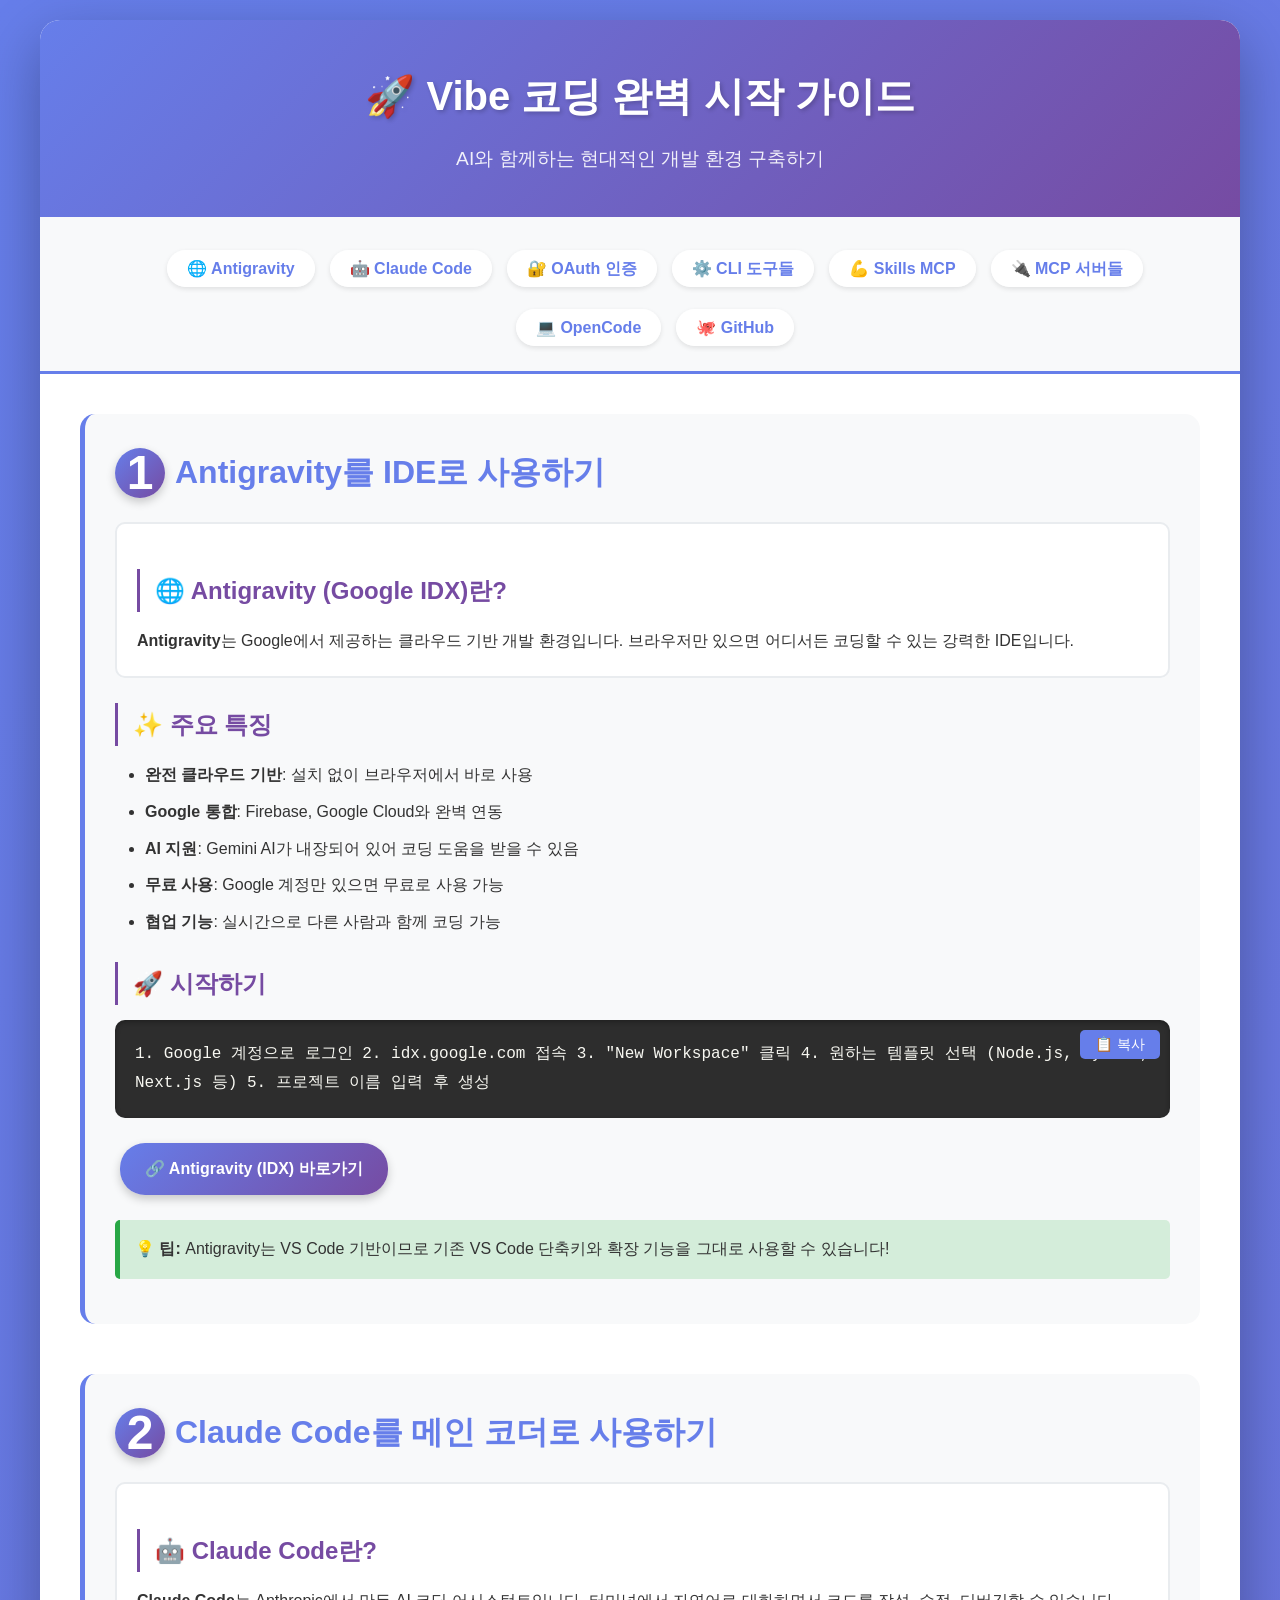
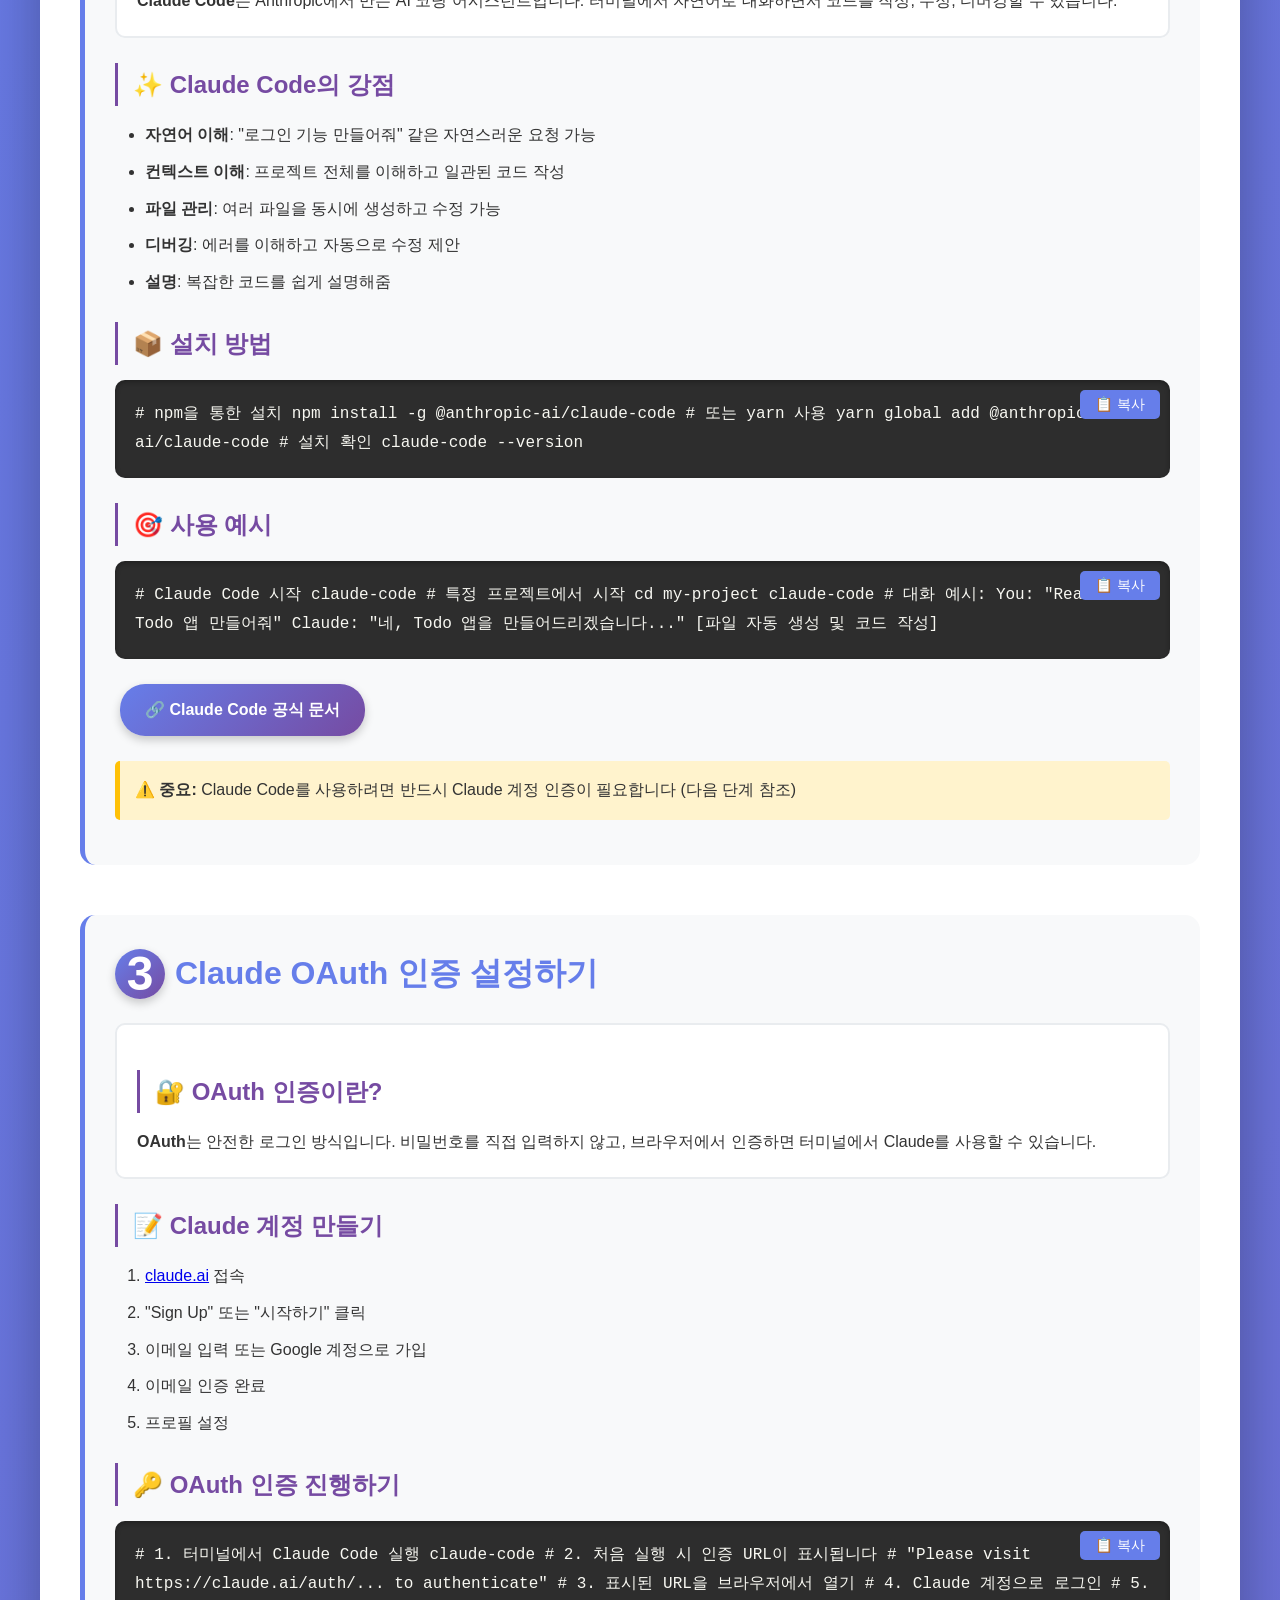
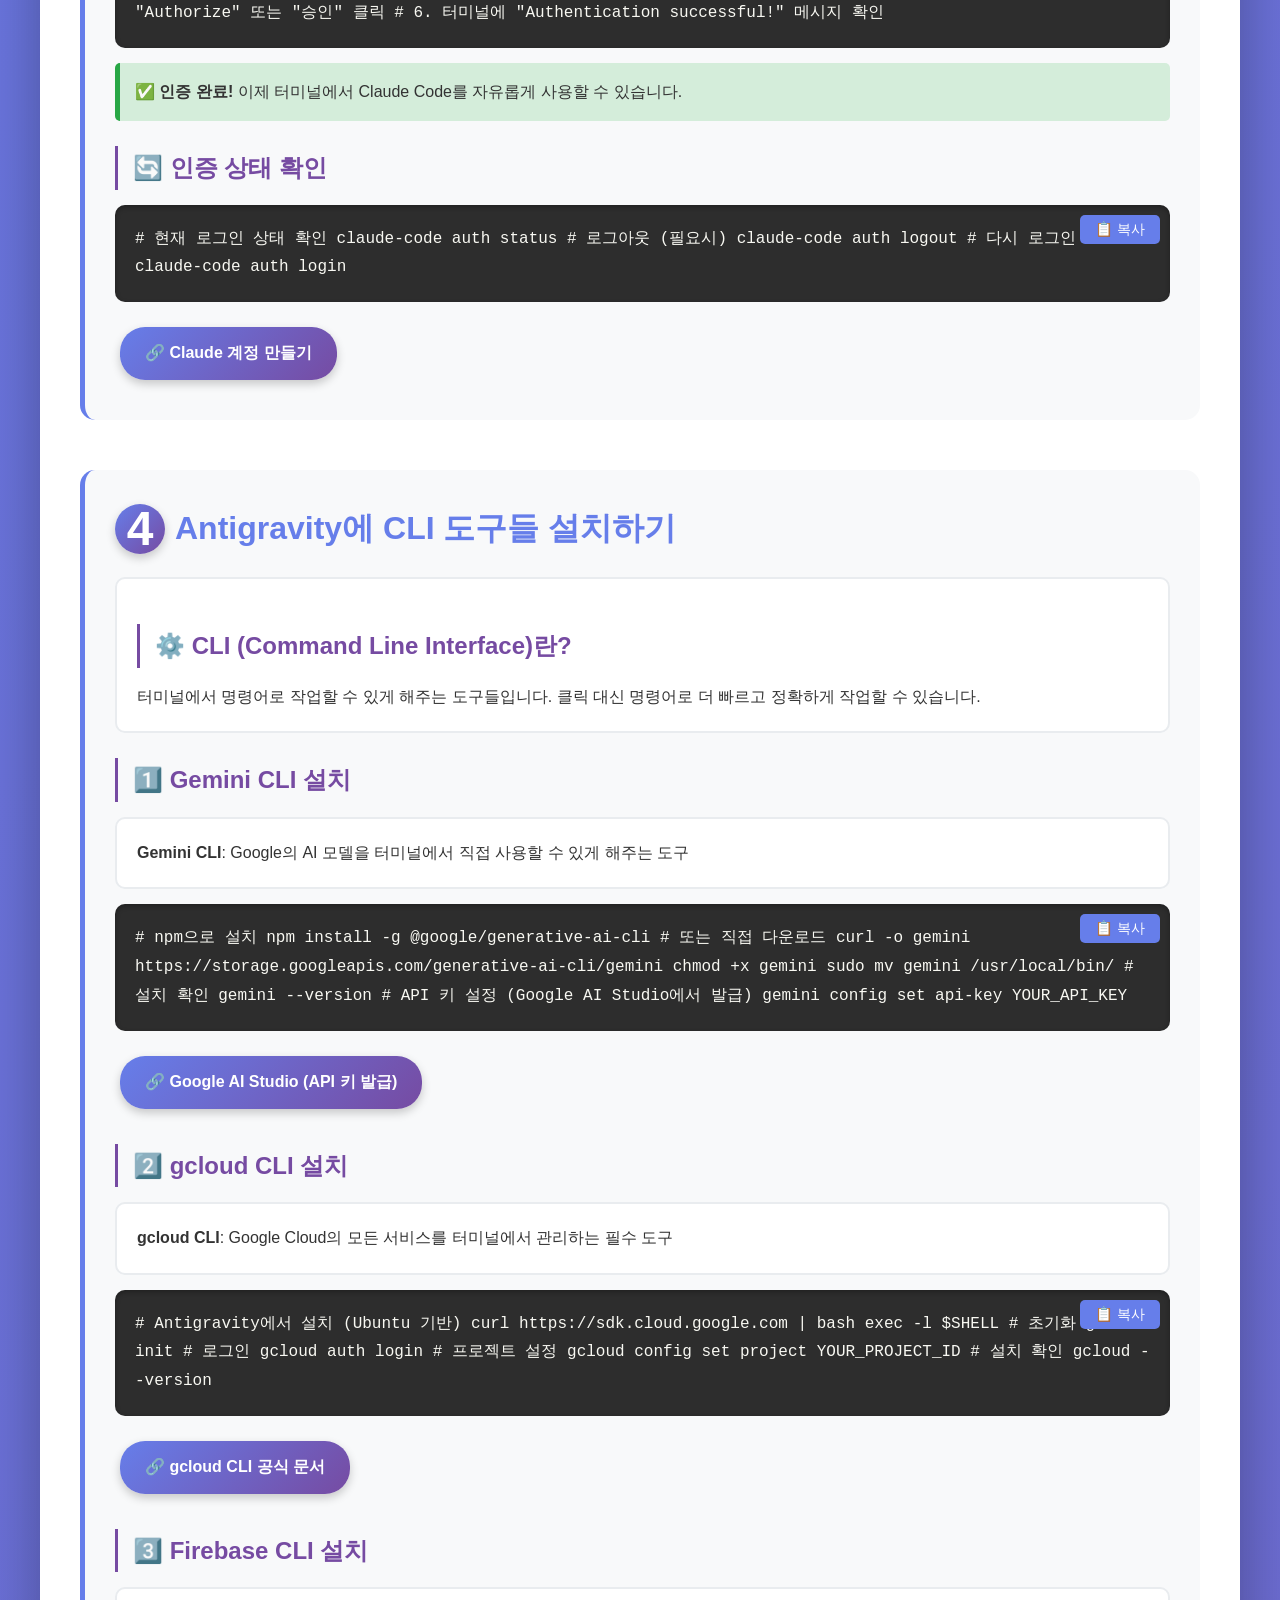
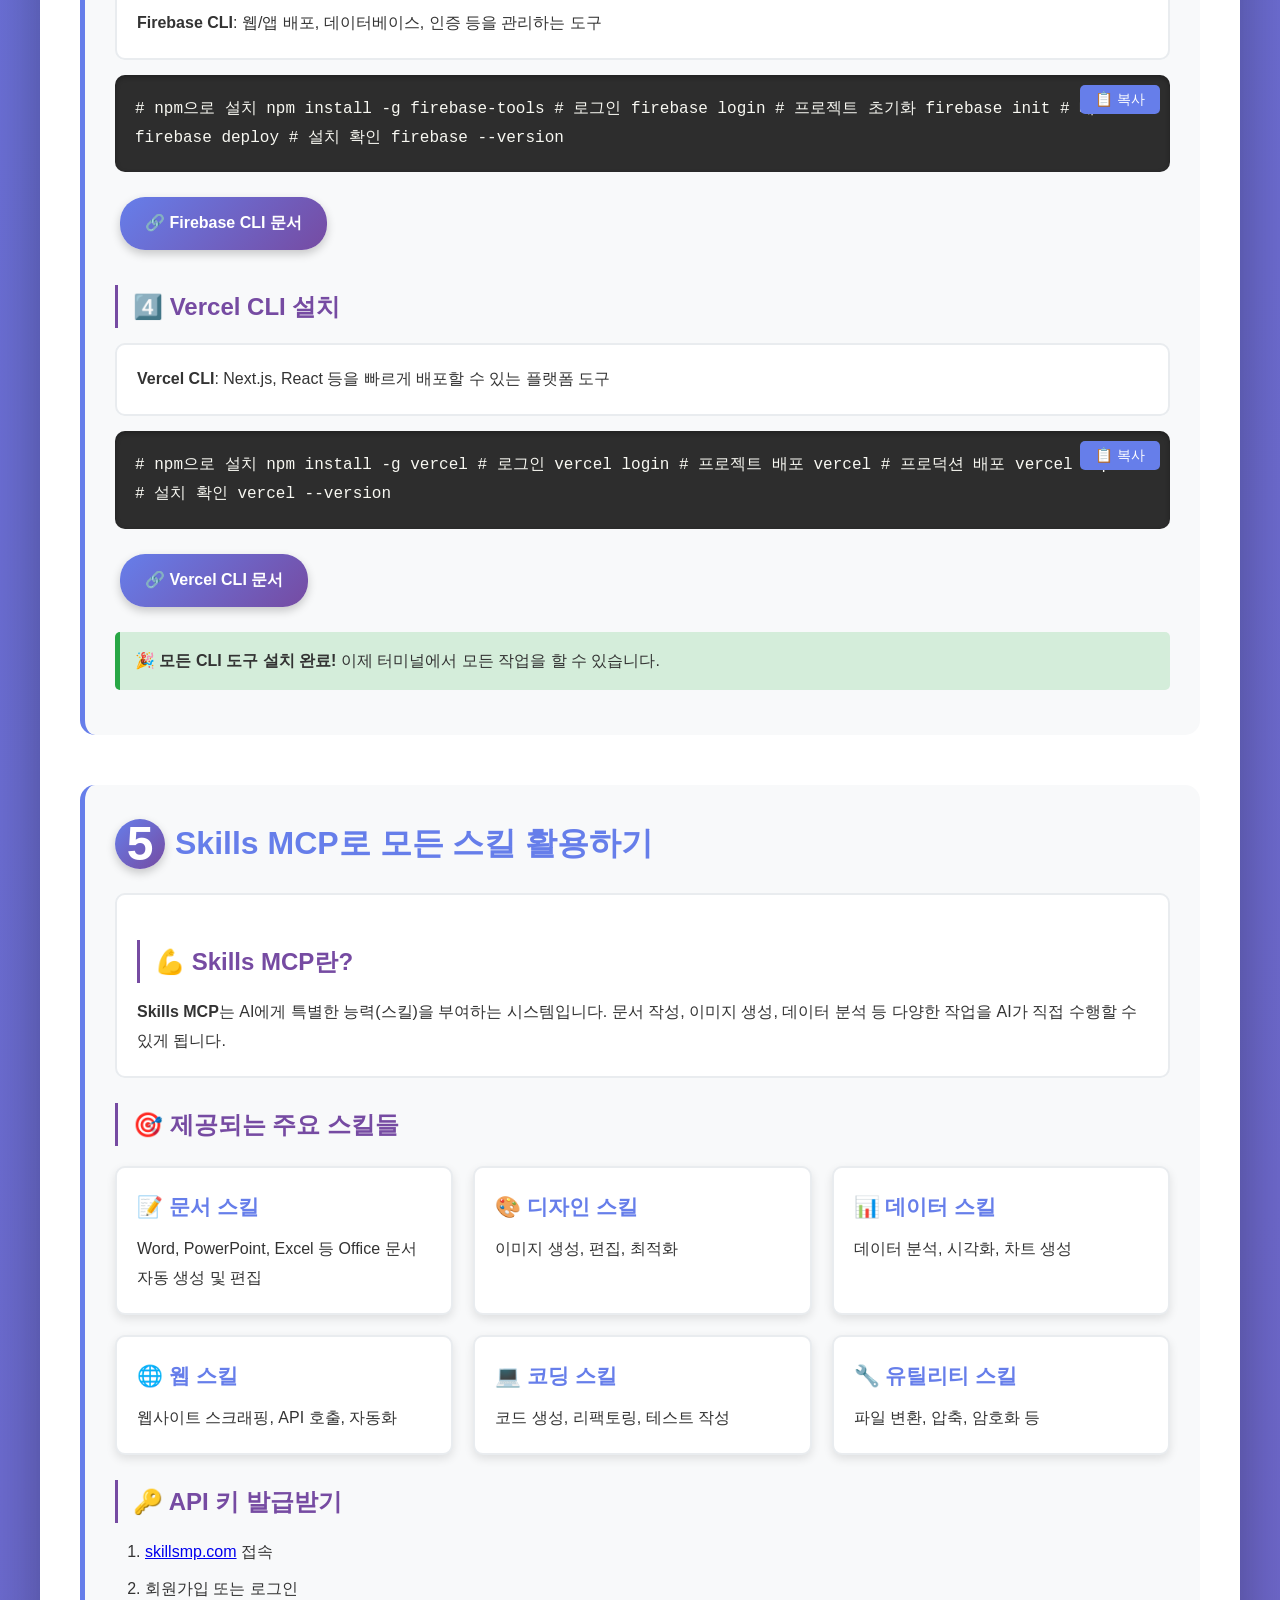
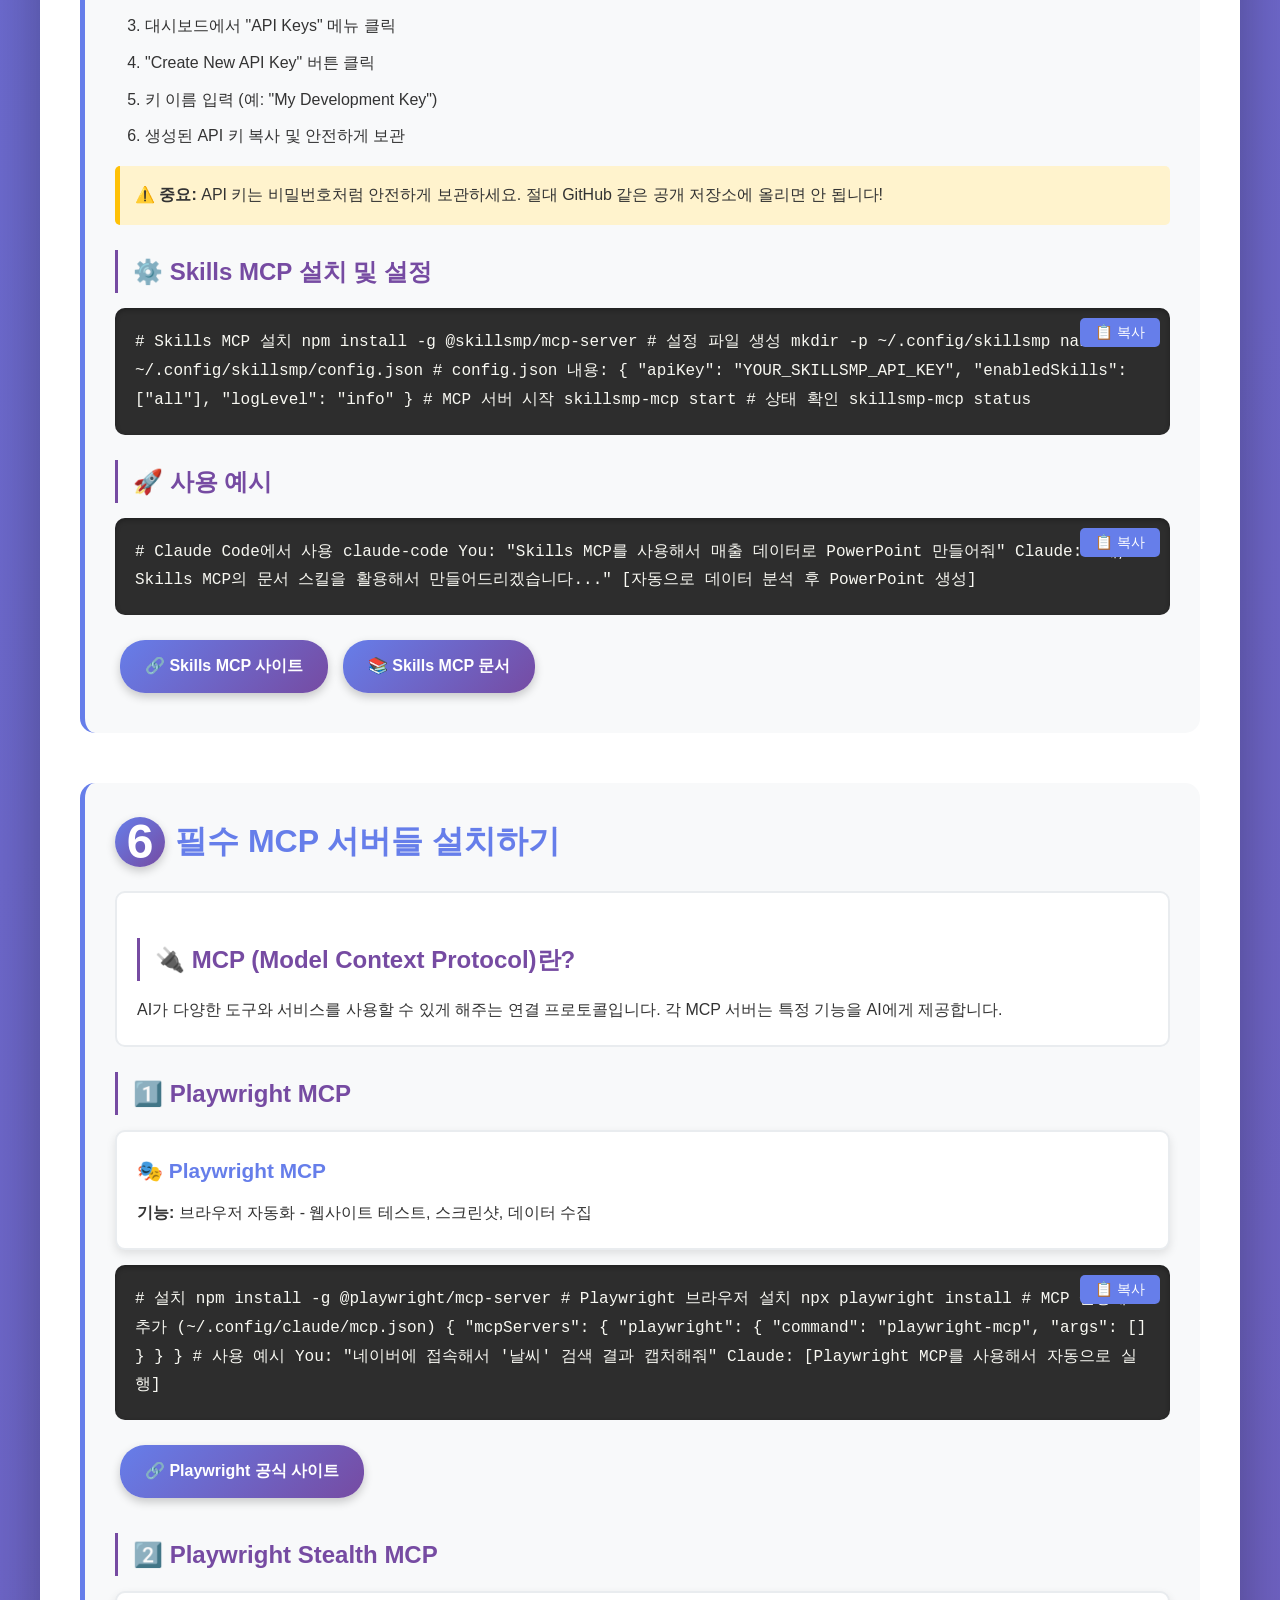
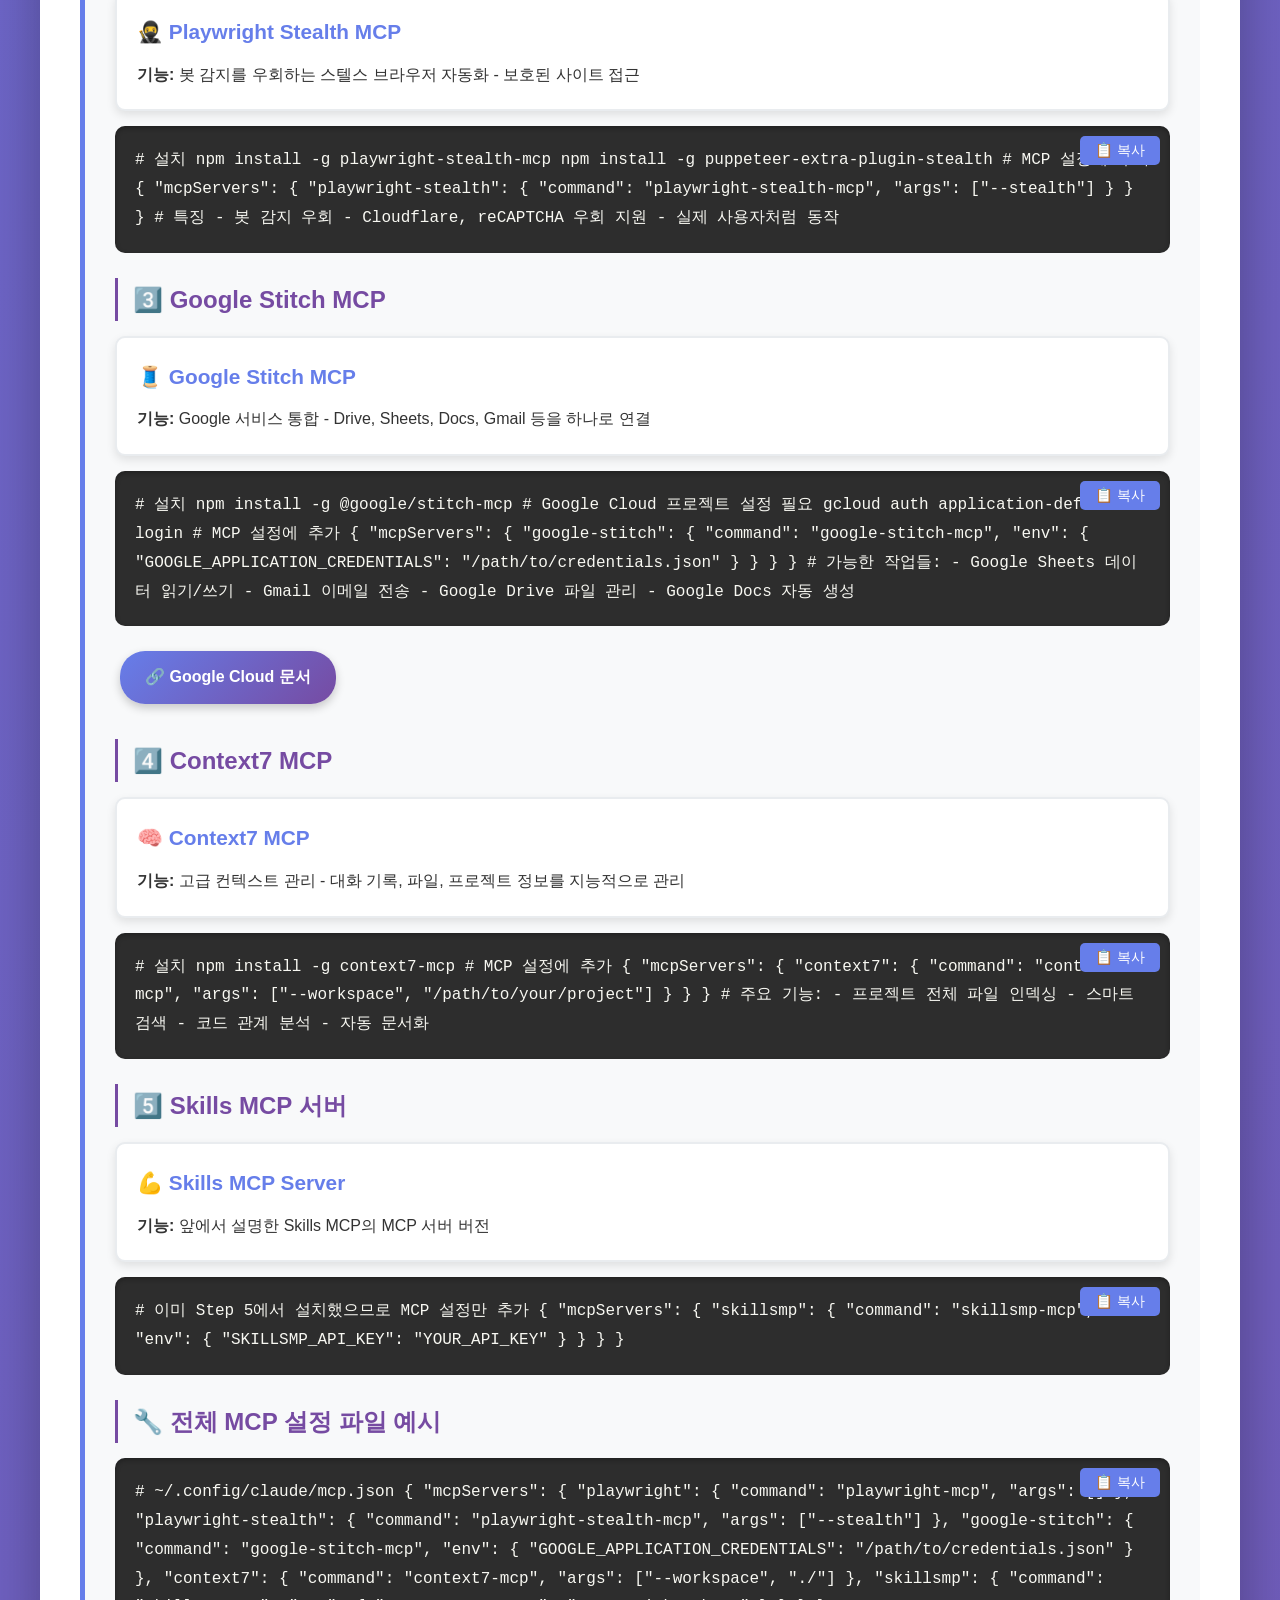
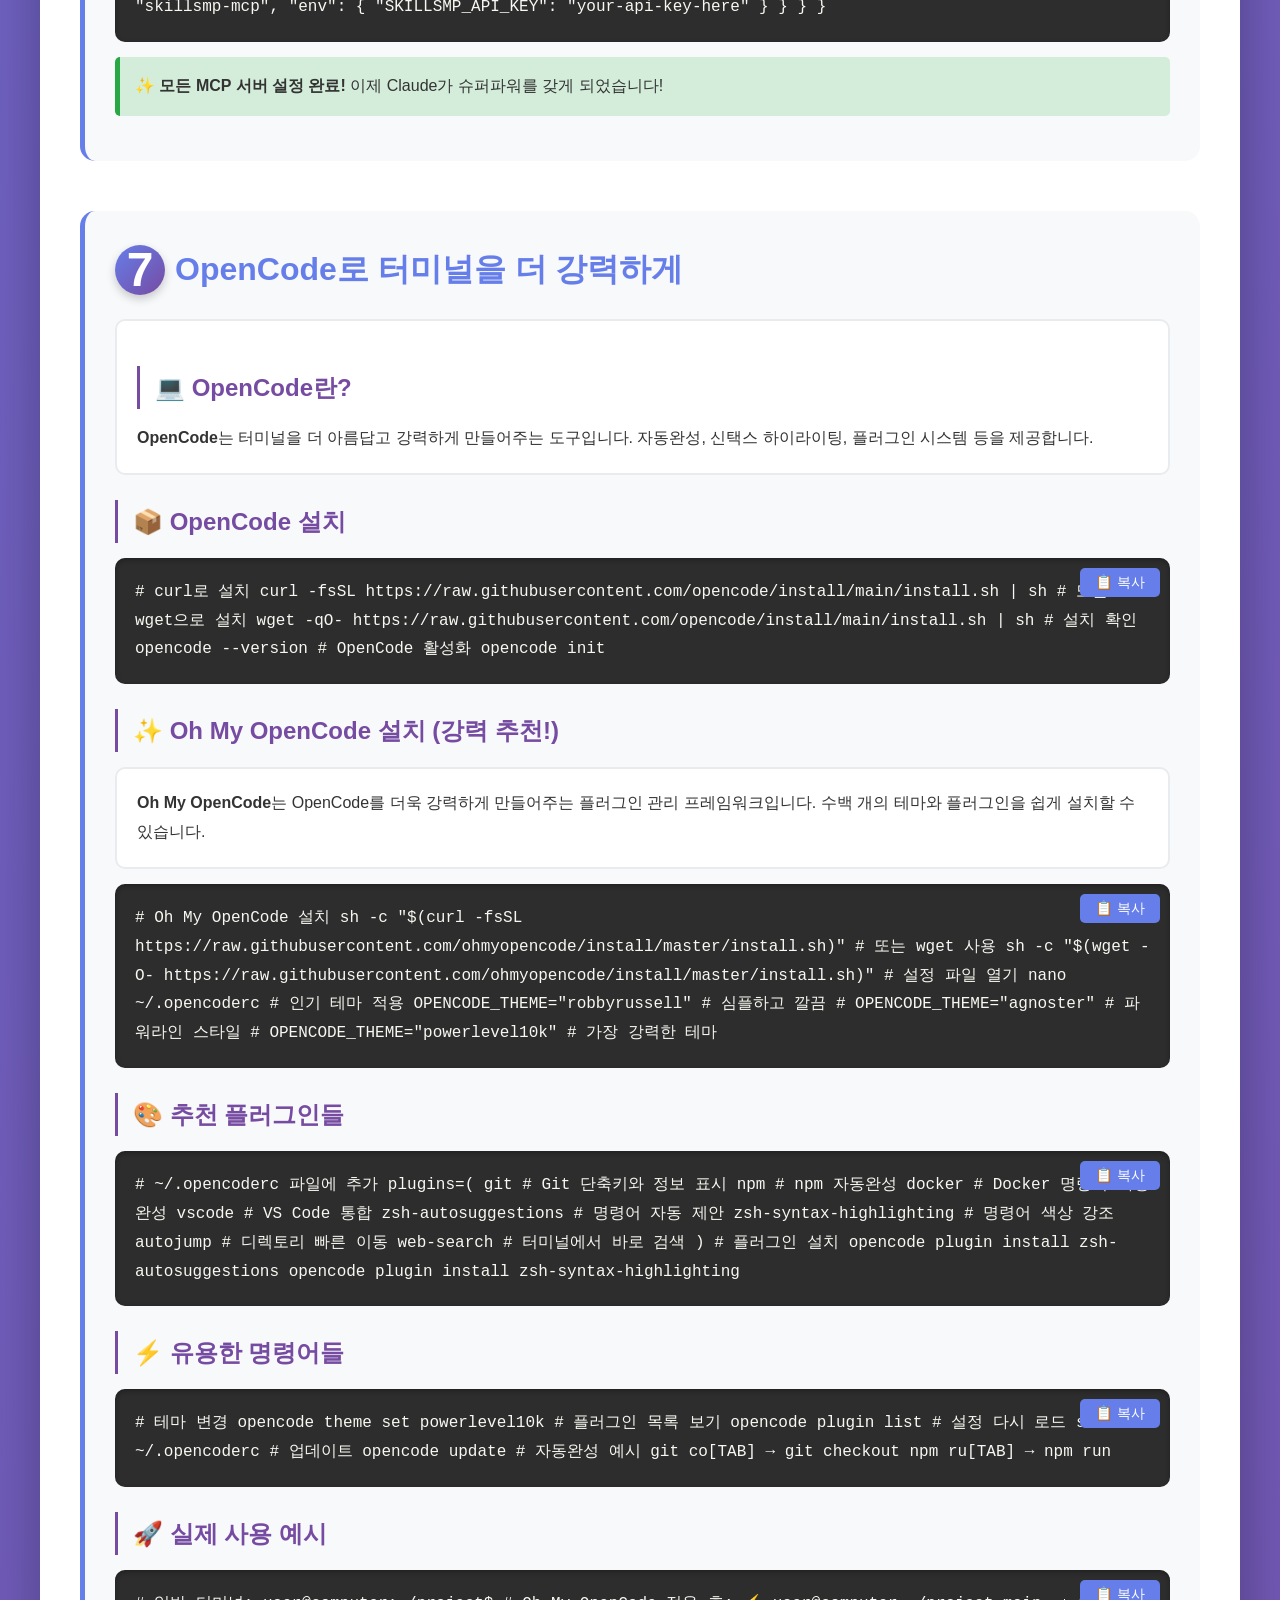
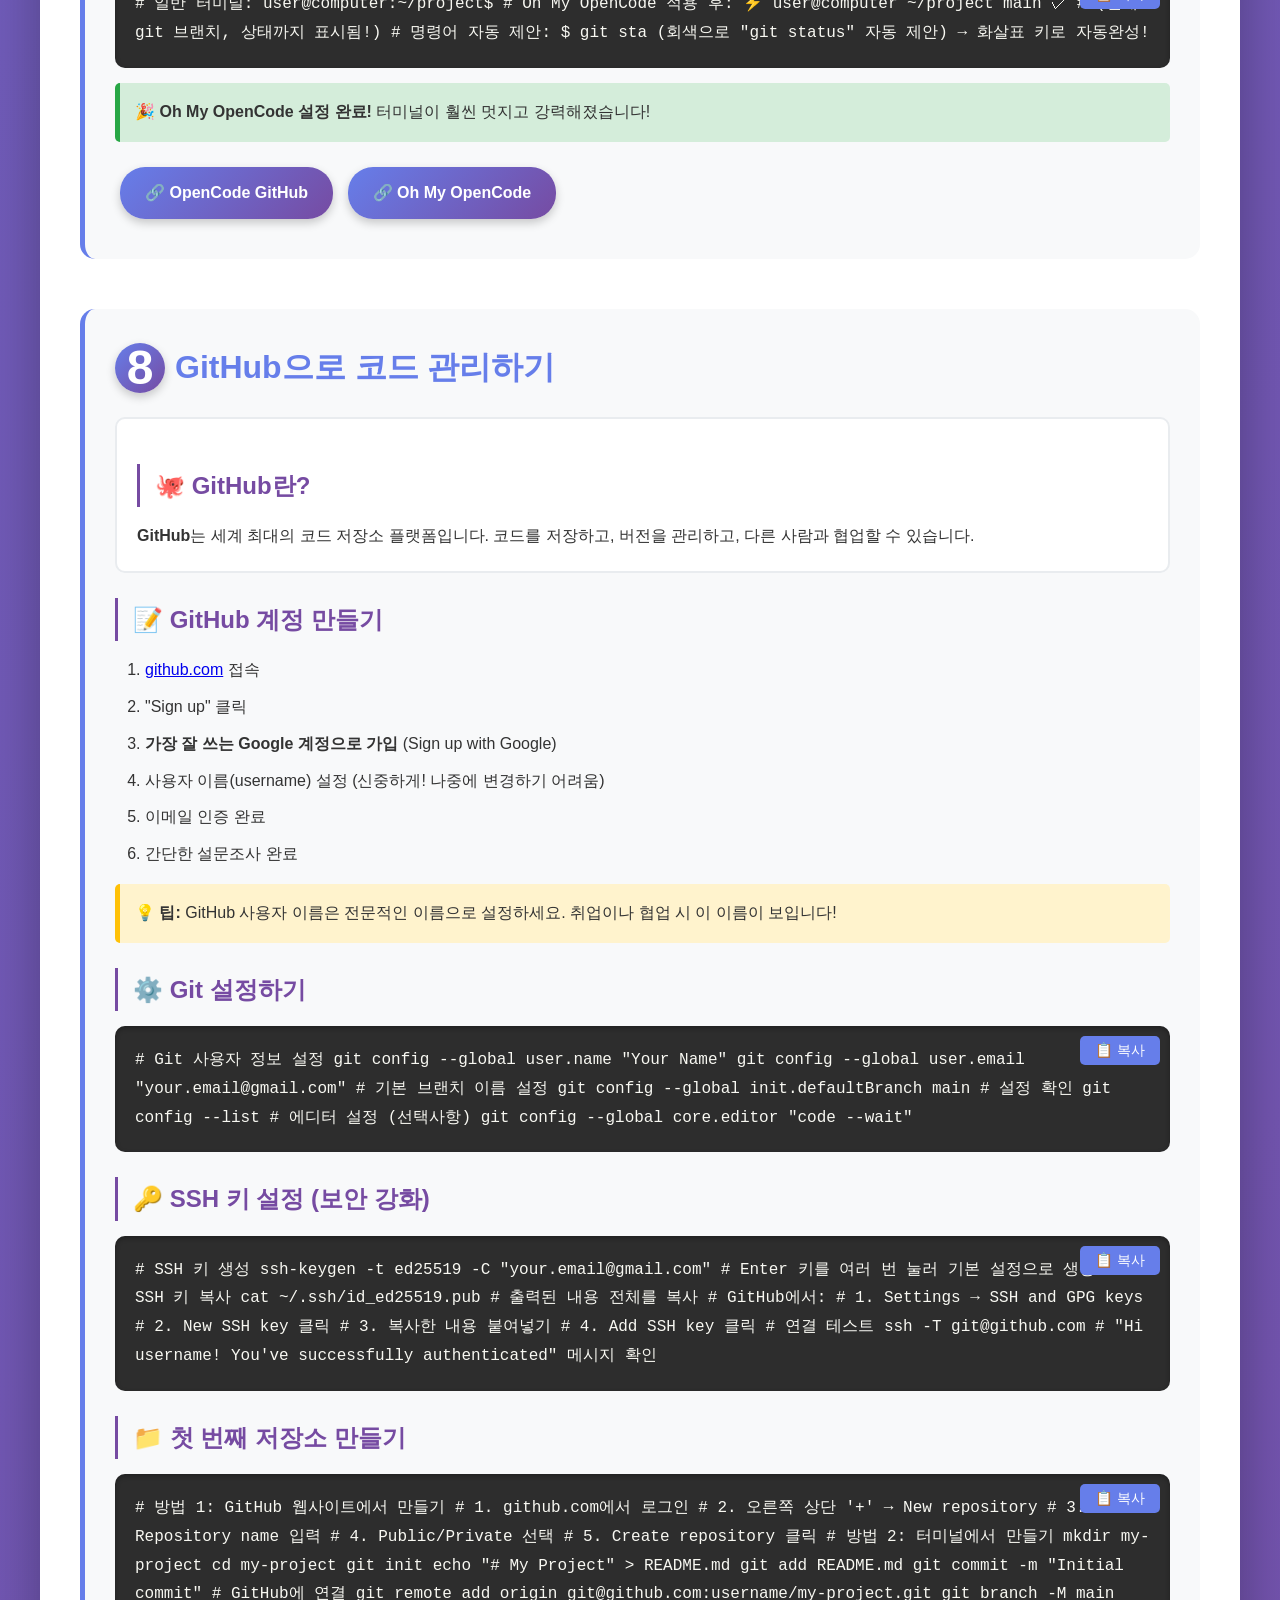
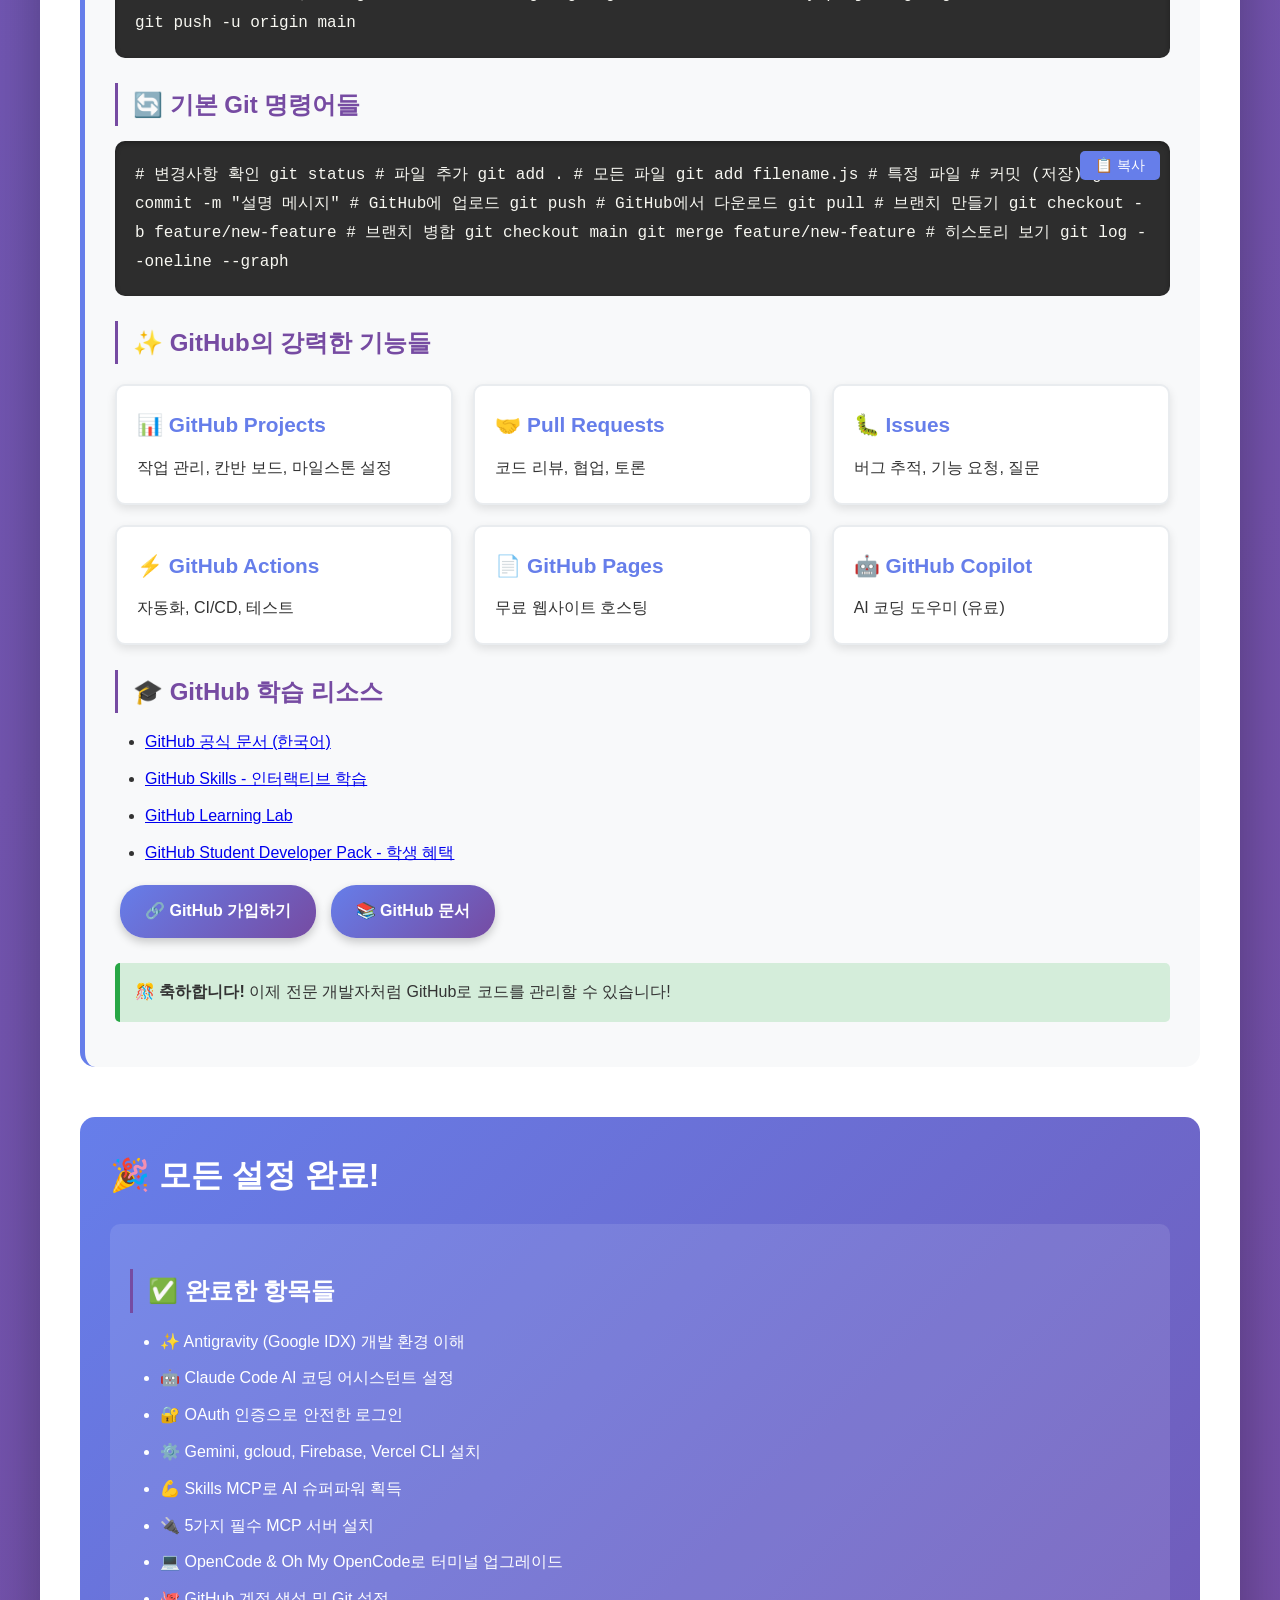
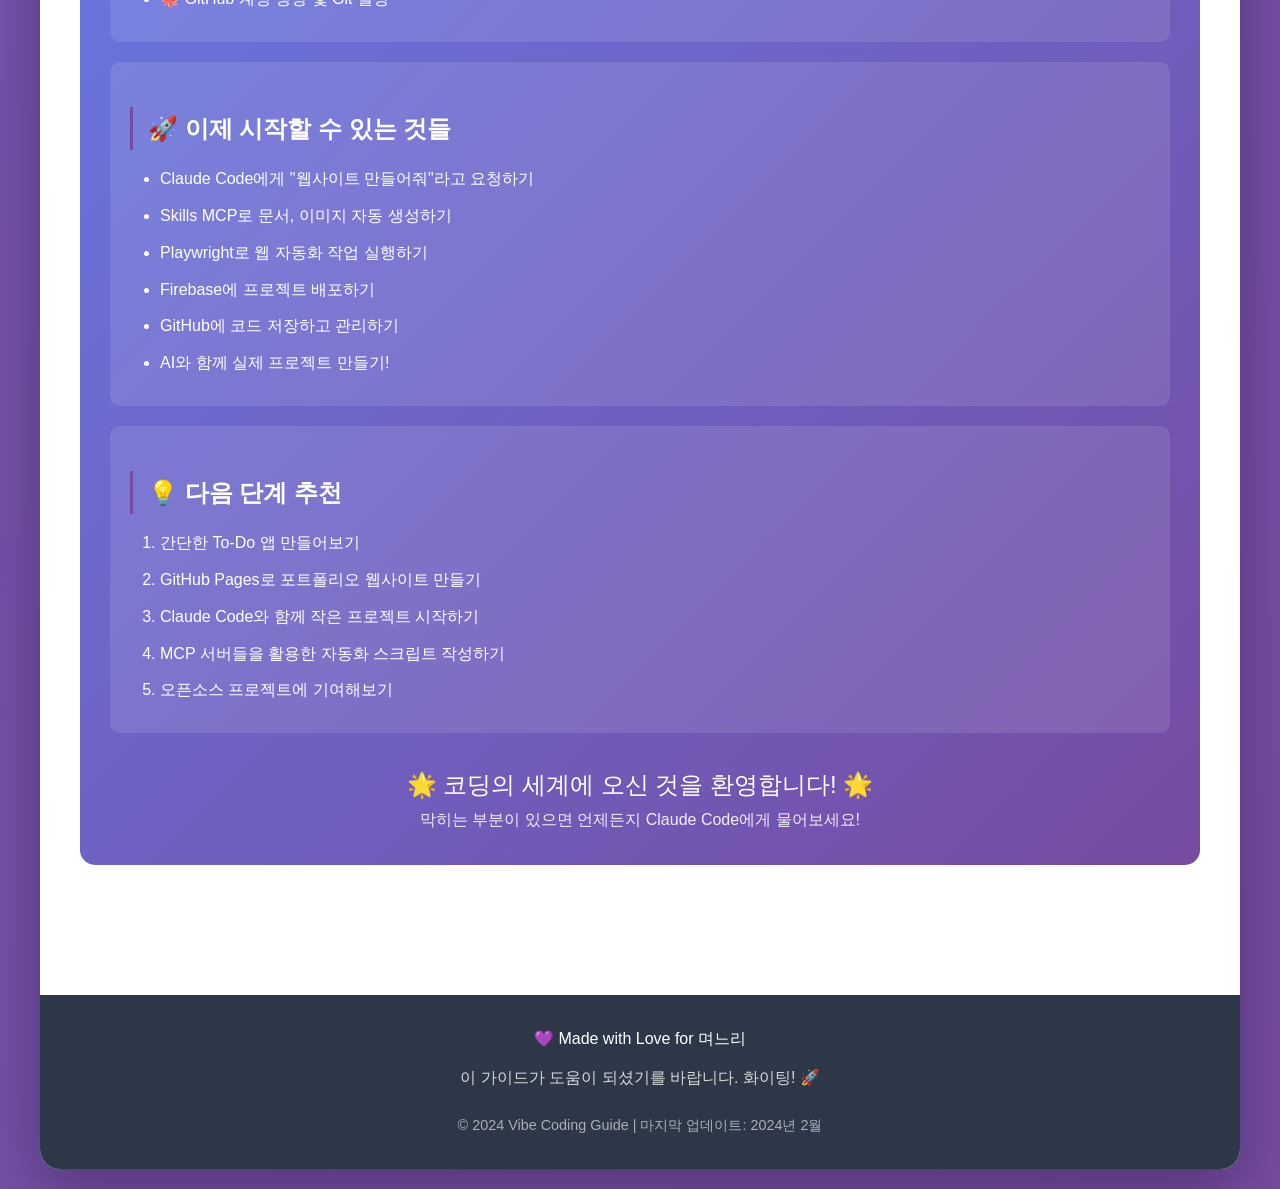
<file: vibe-coding-guide.html>
<!DOCTYPE html>
<html lang="ko">
<head>
    <meta charset="UTF-8">
    <meta name="viewport" content="width=device-width, initial-scale=1.0">
    <title>🚀 Vibe 코딩 완벽 시작 가이드</title>
    <style>
        * {
            margin: 0;
            padding: 0;
            box-sizing: border-box;
        }
        
        body {
            font-family: 'Segoe UI', 'Malgun Gothic', sans-serif;
            line-height: 1.8;
            background: linear-gradient(135deg, #667eea 0%, #764ba2 100%);
            color: #333;
            padding: 20px;
        }
        
        .container {
            max-width: 1200px;
            margin: 0 auto;
            background: white;
            border-radius: 20px;
            box-shadow: 0 20px 60px rgba(0,0,0,0.3);
            overflow: hidden;
        }
        
        header {
            background: linear-gradient(135deg, #667eea 0%, #764ba2 100%);
            color: white;
            padding: 40px;
            text-align: center;
        }
        
        header h1 {
            font-size: 2.5em;
            margin-bottom: 10px;
            text-shadow: 2px 2px 4px rgba(0,0,0,0.2);
        }
        
        header p {
            font-size: 1.2em;
            opacity: 0.9;
        }
        
        nav {
            background: #f8f9fa;
            padding: 20px;
            border-bottom: 3px solid #667eea;
            position: sticky;
            top: 0;
            z-index: 100;
        }
        
        nav ul {
            list-style: none;
            display: flex;
            flex-wrap: wrap;
            justify-content: center;
            gap: 15px;
        }
        
        nav a {
            text-decoration: none;
            color: #667eea;
            padding: 10px 20px;
            background: white;
            border-radius: 25px;
            transition: all 0.3s;
            font-weight: 600;
            box-shadow: 0 2px 5px rgba(0,0,0,0.1);
        }
        
        nav a:hover {
            background: #667eea;
            color: white;
            transform: translateY(-2px);
            box-shadow: 0 4px 8px rgba(0,0,0,0.2);
        }
        
        main {
            padding: 40px;
        }
        
        section {
            margin-bottom: 50px;
            padding: 30px;
            background: #f8f9fa;
            border-radius: 15px;
            border-left: 5px solid #667eea;
        }
        
        section h2 {
            color: #667eea;
            font-size: 2em;
            margin-bottom: 20px;
            display: flex;
            align-items: center;
            gap: 10px;
        }
        
        section h3 {
            color: #764ba2;
            font-size: 1.5em;
            margin: 25px 0 15px 0;
            padding-left: 15px;
            border-left: 3px solid #764ba2;
        }
        
        .step-number {
            display: inline-flex;
            align-items: center;
            justify-content: center;
            width: 50px;
            height: 50px;
            background: linear-gradient(135deg, #667eea 0%, #764ba2 100%);
            color: white;
            border-radius: 50%;
            font-weight: bold;
            font-size: 1.5em;
            box-shadow: 0 4px 10px rgba(0,0,0,0.2);
        }
        
        .info-box {
            background: white;
            padding: 20px;
            border-radius: 10px;
            margin: 15px 0;
            border: 2px solid #e9ecef;
        }
        
        .warning-box {
            background: #fff3cd;
            border-left: 5px solid #ffc107;
            padding: 15px;
            margin: 15px 0;
            border-radius: 5px;
        }
        
        .success-box {
            background: #d4edda;
            border-left: 5px solid #28a745;
            padding: 15px;
            margin: 15px 0;
            border-radius: 5px;
        }
        
        .code-block {
            background: #2d2d2d;
            color: #f8f8f2;
            padding: 20px;
            border-radius: 10px;
            overflow-x: auto;
            margin: 15px 0;
            font-family: 'Courier New', monospace;
            box-shadow: inset 0 2px 5px rgba(0,0,0,0.3);
        }
        
        .link-button {
            display: inline-block;
            padding: 12px 25px;
            background: linear-gradient(135deg, #667eea 0%, #764ba2 100%);
            color: white;
            text-decoration: none;
            border-radius: 25px;
            transition: all 0.3s;
            margin: 10px 5px;
            font-weight: 600;
            box-shadow: 0 4px 10px rgba(0,0,0,0.2);
        }
        
        .link-button:hover {
            transform: translateY(-3px);
            box-shadow: 0 6px 15px rgba(0,0,0,0.3);
        }
        
        .mcp-grid {
            display: grid;
            grid-template-columns: repeat(auto-fit, minmax(250px, 1fr));
            gap: 20px;
            margin: 20px 0;
        }
        
        .mcp-card {
            background: white;
            padding: 20px;
            border-radius: 10px;
            box-shadow: 0 4px 10px rgba(0,0,0,0.1);
            transition: all 0.3s;
            border: 2px solid #e9ecef;
        }
        
        .mcp-card:hover {
            transform: translateY(-5px);
            box-shadow: 0 8px 20px rgba(0,0,0,0.2);
            border-color: #667eea;
        }
        
        .mcp-card h4 {
            color: #667eea;
            margin-bottom: 10px;
            font-size: 1.3em;
        }
        
        ul, ol {
            margin-left: 30px;
            margin-top: 10px;
        }
        
        li {
            margin: 8px 0;
        }
        
        footer {
            background: #2d3748;
            color: white;
            text-align: center;
            padding: 30px;
            margin-top: 40px;
        }
        
        .emoji {
            font-size: 1.2em;
        }
        
        @media (max-width: 768px) {
            header h1 {
                font-size: 1.8em;
            }
            
            nav ul {
                flex-direction: column;
            }
            
            main {
                padding: 20px;
            }
            
            section {
                padding: 20px;
            }
        }
    </style>
</head>
<body>
    <div class="container">
        <header>
            <h1>🚀 Vibe 코딩 완벽 시작 가이드</h1>
            <p>AI와 함께하는 현대적인 개발 환경 구축하기</p>
        </header>
        
        <nav>
            <ul>
                <li><a href="#step1">🌐 Antigravity</a></li>
                <li><a href="#step2">🤖 Claude Code</a></li>
                <li><a href="#step3">🔐 OAuth 인증</a></li>
                <li><a href="#step4">⚙️ CLI 도구들</a></li>
                <li><a href="#step5">💪 Skills MCP</a></li>
                <li><a href="#step6">🔌 MCP 서버들</a></li>
                <li><a href="#step7">💻 OpenCode</a></li>
                <li><a href="#step8">🐙 GitHub</a></li>
            </ul>
        </nav>
        
        <main>
            <!-- Step 1: Antigravity -->
            <section id="step1">
                <h2><span class="step-number">1</span> Antigravity를 IDE로 사용하기</h2>
                
                <div class="info-box">
                    <h3>🌐 Antigravity (Google IDX)란?</h3>
                    <p><strong>Antigravity</strong>는 Google에서 제공하는 클라우드 기반 개발 환경입니다. 브라우저만 있으면 어디서든 코딩할 수 있는 강력한 IDE입니다.</p>
                </div>
                
                <h3>✨ 주요 특징</h3>
                <ul>
                    <li><strong>완전 클라우드 기반</strong>: 설치 없이 브라우저에서 바로 사용</li>
                    <li><strong>Google 통합</strong>: Firebase, Google Cloud와 완벽 연동</li>
                    <li><strong>AI 지원</strong>: Gemini AI가 내장되어 있어 코딩 도움을 받을 수 있음</li>
                    <li><strong>무료 사용</strong>: Google 계정만 있으면 무료로 사용 가능</li>
                    <li><strong>협업 기능</strong>: 실시간으로 다른 사람과 함께 코딩 가능</li>
                </ul>
                
                <h3>🚀 시작하기</h3>
                <div class="code-block">
1. Google 계정으로 로그인
2. idx.google.com 접속
3. "New Workspace" 클릭
4. 원하는 템플릿 선택 (Node.js, Python, Next.js 등)
5. 프로젝트 이름 입력 후 생성
                </div>
                
                <a href="https://idx.google.com" class="link-button" target="_blank">🔗 Antigravity (IDX) 바로가기</a>
                
                <div class="success-box">
                    <strong>💡 팁:</strong> Antigravity는 VS Code 기반이므로 기존 VS Code 단축키와 확장 기능을 그대로 사용할 수 있습니다!
                </div>
            </section>
            
            <!-- Step 2: Claude Code -->
            <section id="step2">
                <h2><span class="step-number">2</span> Claude Code를 메인 코더로 사용하기</h2>
                
                <div class="info-box">
                    <h3>🤖 Claude Code란?</h3>
                    <p><strong>Claude Code</strong>는 Anthropic에서 만든 AI 코딩 어시스턴트입니다. 터미널에서 자연어로 대화하면서 코드를 작성, 수정, 디버깅할 수 있습니다.</p>
                </div>
                
                <h3>✨ Claude Code의 강점</h3>
                <ul>
                    <li><strong>자연어 이해</strong>: "로그인 기능 만들어줘" 같은 자연스러운 요청 가능</li>
                    <li><strong>컨텍스트 이해</strong>: 프로젝트 전체를 이해하고 일관된 코드 작성</li>
                    <li><strong>파일 관리</strong>: 여러 파일을 동시에 생성하고 수정 가능</li>
                    <li><strong>디버깅</strong>: 에러를 이해하고 자동으로 수정 제안</li>
                    <li><strong>설명</strong>: 복잡한 코드를 쉽게 설명해줌</li>
                </ul>
                
                <h3>📦 설치 방법</h3>
                <div class="code-block">
# npm을 통한 설치
npm install -g @anthropic-ai/claude-code

# 또는 yarn 사용
yarn global add @anthropic-ai/claude-code

# 설치 확인
claude-code --version
                </div>
                
                <h3>🎯 사용 예시</h3>
                <div class="code-block">
# Claude Code 시작
claude-code

# 특정 프로젝트에서 시작
cd my-project
claude-code

# 대화 예시:
You: "React로 Todo 앱 만들어줘"
Claude: "네, Todo 앱을 만들어드리겠습니다..."
[파일 자동 생성 및 코드 작성]
                </div>
                
                <a href="https://docs.anthropic.com/en/docs/build-with-claude/claude-code" class="link-button" target="_blank">🔗 Claude Code 공식 문서</a>
                
                <div class="warning-box">
                    <strong>⚠️ 중요:</strong> Claude Code를 사용하려면 반드시 Claude 계정 인증이 필요합니다 (다음 단계 참조)
                </div>
            </section>
            
            <!-- Step 3: OAuth 인증 -->
            <section id="step3">
                <h2><span class="step-number">3</span> Claude OAuth 인증 설정하기</h2>
                
                <div class="info-box">
                    <h3>🔐 OAuth 인증이란?</h3>
                    <p><strong>OAuth</strong>는 안전한 로그인 방식입니다. 비밀번호를 직접 입력하지 않고, 브라우저에서 인증하면 터미널에서 Claude를 사용할 수 있습니다.</p>
                </div>
                
                <h3>📝 Claude 계정 만들기</h3>
                <ol>
                    <li><a href="https://claude.ai" target="_blank">claude.ai</a> 접속</li>
                    <li>"Sign Up" 또는 "시작하기" 클릭</li>
                    <li>이메일 입력 또는 Google 계정으로 가입</li>
                    <li>이메일 인증 완료</li>
                    <li>프로필 설정</li>
                </ol>
                
                <h3>🔑 OAuth 인증 진행하기</h3>
                <div class="code-block">
# 1. 터미널에서 Claude Code 실행
claude-code

# 2. 처음 실행 시 인증 URL이 표시됩니다
# "Please visit https://claude.ai/auth/... to authenticate"

# 3. 표시된 URL을 브라우저에서 열기

# 4. Claude 계정으로 로그인

# 5. "Authorize" 또는 "승인" 클릭

# 6. 터미널에 "Authentication successful!" 메시지 확인
                </div>
                
                <div class="success-box">
                    <strong>✅ 인증 완료!</strong> 이제 터미널에서 Claude Code를 자유롭게 사용할 수 있습니다.
                </div>
                
                <h3>🔄 인증 상태 확인</h3>
                <div class="code-block">
# 현재 로그인 상태 확인
claude-code auth status

# 로그아웃 (필요시)
claude-code auth logout

# 다시 로그인
claude-code auth login
                </div>
                
                <a href="https://claude.ai" class="link-button" target="_blank">🔗 Claude 계정 만들기</a>
            </section>
            
            <!-- Step 4: CLI 도구들 설치 -->
            <section id="step4">
                <h2><span class="step-number">4</span> Antigravity에 CLI 도구들 설치하기</h2>
                
                <div class="info-box">
                    <h3>⚙️ CLI (Command Line Interface)란?</h3>
                    <p>터미널에서 명령어로 작업할 수 있게 해주는 도구들입니다. 클릭 대신 명령어로 더 빠르고 정확하게 작업할 수 있습니다.</p>
                </div>
                
                <h3>1️⃣ Gemini CLI 설치</h3>
                <div class="info-box">
                    <p><strong>Gemini CLI</strong>: Google의 AI 모델을 터미널에서 직접 사용할 수 있게 해주는 도구</p>
                </div>
                <div class="code-block">
# npm으로 설치
npm install -g @google/generative-ai-cli

# 또는 직접 다운로드
curl -o gemini https://storage.googleapis.com/generative-ai-cli/gemini
chmod +x gemini
sudo mv gemini /usr/local/bin/

# 설치 확인
gemini --version

# API 키 설정 (Google AI Studio에서 발급)
gemini config set api-key YOUR_API_KEY
                </div>
                <a href="https://ai.google.dev/" class="link-button" target="_blank">🔗 Google AI Studio (API 키 발급)</a>
                
                <h3>2️⃣ gcloud CLI 설치</h3>
                <div class="info-box">
                    <p><strong>gcloud CLI</strong>: Google Cloud의 모든 서비스를 터미널에서 관리하는 필수 도구</p>
                </div>
                <div class="code-block">
# Antigravity에서 설치 (Ubuntu 기반)
curl https://sdk.cloud.google.com | bash
exec -l $SHELL

# 초기화
gcloud init

# 로그인
gcloud auth login

# 프로젝트 설정
gcloud config set project YOUR_PROJECT_ID

# 설치 확인
gcloud --version
                </div>
                <a href="https://cloud.google.com/sdk/docs/install" class="link-button" target="_blank">🔗 gcloud CLI 공식 문서</a>
                
                <h3>3️⃣ Firebase CLI 설치</h3>
                <div class="info-box">
                    <p><strong>Firebase CLI</strong>: 웹/앱 배포, 데이터베이스, 인증 등을 관리하는 도구</p>
                </div>
                <div class="code-block">
# npm으로 설치
npm install -g firebase-tools

# 로그인
firebase login

# 프로젝트 초기화
firebase init

# 배포
firebase deploy

# 설치 확인
firebase --version
                </div>
                <a href="https://firebase.google.com/docs/cli" class="link-button" target="_blank">🔗 Firebase CLI 문서</a>
                
                <h3>4️⃣ Vercel CLI 설치</h3>
                <div class="info-box">
                    <p><strong>Vercel CLI</strong>: Next.js, React 등을 빠르게 배포할 수 있는 플랫폼 도구</p>
                </div>
                <div class="code-block">
# npm으로 설치
npm install -g vercel

# 로그인
vercel login

# 프로젝트 배포
vercel

# 프로덕션 배포
vercel --prod

# 설치 확인
vercel --version
                </div>
                <a href="https://vercel.com/docs/cli" class="link-button" target="_blank">🔗 Vercel CLI 문서</a>
                
                <div class="success-box">
                    <strong>🎉 모든 CLI 도구 설치 완료!</strong> 이제 터미널에서 모든 작업을 할 수 있습니다.
                </div>
            </section>
            
            <!-- Step 5: Skills MCP -->
            <section id="step5">
                <h2><span class="step-number">5</span> Skills MCP로 모든 스킬 활용하기</h2>
                
                <div class="info-box">
                    <h3>💪 Skills MCP란?</h3>
                    <p><strong>Skills MCP</strong>는 AI에게 특별한 능력(스킬)을 부여하는 시스템입니다. 문서 작성, 이미지 생성, 데이터 분석 등 다양한 작업을 AI가 직접 수행할 수 있게 됩니다.</p>
                </div>
                
                <h3>🎯 제공되는 주요 스킬들</h3>
                <div class="mcp-grid">
                    <div class="mcp-card">
                        <h4>📝 문서 스킬</h4>
                        <p>Word, PowerPoint, Excel 등 Office 문서 자동 생성 및 편집</p>
                    </div>
                    <div class="mcp-card">
                        <h4>🎨 디자인 스킬</h4>
                        <p>이미지 생성, 편집, 최적화</p>
                    </div>
                    <div class="mcp-card">
                        <h4>📊 데이터 스킬</h4>
                        <p>데이터 분석, 시각화, 차트 생성</p>
                    </div>
                    <div class="mcp-card">
                        <h4>🌐 웹 스킬</h4>
                        <p>웹사이트 스크래핑, API 호출, 자동화</p>
                    </div>
                    <div class="mcp-card">
                        <h4>💻 코딩 스킬</h4>
                        <p>코드 생성, 리팩토링, 테스트 작성</p>
                    </div>
                    <div class="mcp-card">
                        <h4>🔧 유틸리티 스킬</h4>
                        <p>파일 변환, 압축, 암호화 등</p>
                    </div>
                </div>
                
                <h3>🔑 API 키 발급받기</h3>
                <ol>
                    <li><a href="https://skillsmp.com" target="_blank">skillsmp.com</a> 접속</li>
                    <li>회원가입 또는 로그인</li>
                    <li>대시보드에서 "API Keys" 메뉴 클릭</li>
                    <li>"Create New API Key" 버튼 클릭</li>
                    <li>키 이름 입력 (예: "My Development Key")</li>
                    <li>생성된 API 키 복사 및 안전하게 보관</li>
                </ol>
                
                <div class="warning-box">
                    <strong>⚠️ 중요:</strong> API 키는 비밀번호처럼 안전하게 보관하세요. 절대 GitHub 같은 공개 저장소에 올리면 안 됩니다!
                </div>
                
                <h3>⚙️ Skills MCP 설치 및 설정</h3>
                <div class="code-block">
# Skills MCP 설치
npm install -g @skillsmp/mcp-server

# 설정 파일 생성
mkdir -p ~/.config/skillsmp
nano ~/.config/skillsmp/config.json

# config.json 내용:
{
  "apiKey": "YOUR_SKILLSMP_API_KEY",
  "enabledSkills": ["all"],
  "logLevel": "info"
}

# MCP 서버 시작
skillsmp-mcp start

# 상태 확인
skillsmp-mcp status
                </div>
                
                <h3>🚀 사용 예시</h3>
                <div class="code-block">
# Claude Code에서 사용
claude-code

You: "Skills MCP를 사용해서 매출 데이터로 PowerPoint 만들어줘"
Claude: "네, Skills MCP의 문서 스킬을 활용해서 만들어드리겠습니다..."
[자동으로 데이터 분석 후 PowerPoint 생성]
                </div>
                
                <a href="https://skillsmp.com" class="link-button" target="_blank">🔗 Skills MCP 사이트</a>
                <a href="https://docs.skillsmp.com" class="link-button" target="_blank">📚 Skills MCP 문서</a>
            </section>
            
            <!-- Step 6: MCP 서버들 -->
            <section id="step6">
                <h2><span class="step-number">6</span> 필수 MCP 서버들 설치하기</h2>
                
                <div class="info-box">
                    <h3>🔌 MCP (Model Context Protocol)란?</h3>
                    <p>AI가 다양한 도구와 서비스를 사용할 수 있게 해주는 연결 프로토콜입니다. 각 MCP 서버는 특정 기능을 AI에게 제공합니다.</p>
                </div>
                
                <h3>1️⃣ Playwright MCP</h3>
                <div class="mcp-card">
                    <h4>🎭 Playwright MCP</h4>
                    <p><strong>기능:</strong> 브라우저 자동화 - 웹사이트 테스트, 스크린샷, 데이터 수집</p>
                </div>
                <div class="code-block">
# 설치
npm install -g @playwright/mcp-server

# Playwright 브라우저 설치
npx playwright install

# MCP 설정에 추가 (~/.config/claude/mcp.json)
{
  "mcpServers": {
    "playwright": {
      "command": "playwright-mcp",
      "args": []
    }
  }
}

# 사용 예시
You: "네이버에 접속해서 '날씨' 검색 결과 캡처해줘"
Claude: [Playwright MCP를 사용해서 자동으로 실행]
                </div>
                <a href="https://playwright.dev" class="link-button" target="_blank">🔗 Playwright 공식 사이트</a>
                
                <h3>2️⃣ Playwright Stealth MCP</h3>
                <div class="mcp-card">
                    <h4>🥷 Playwright Stealth MCP</h4>
                    <p><strong>기능:</strong> 봇 감지를 우회하는 스텔스 브라우저 자동화 - 보호된 사이트 접근</p>
                </div>
                <div class="code-block">
# 설치
npm install -g playwright-stealth-mcp
npm install -g puppeteer-extra-plugin-stealth

# MCP 설정에 추가
{
  "mcpServers": {
    "playwright-stealth": {
      "command": "playwright-stealth-mcp",
      "args": ["--stealth"]
    }
  }
}

# 특징
- 봇 감지 우회
- Cloudflare, reCAPTCHA 우회 지원
- 실제 사용자처럼 동작
                </div>
                
                <h3>3️⃣ Google Stitch MCP</h3>
                <div class="mcp-card">
                    <h4>🧵 Google Stitch MCP</h4>
                    <p><strong>기능:</strong> Google 서비스 통합 - Drive, Sheets, Docs, Gmail 등을 하나로 연결</p>
                </div>
                <div class="code-block">
# 설치
npm install -g @google/stitch-mcp

# Google Cloud 프로젝트 설정 필요
gcloud auth application-default login

# MCP 설정에 추가
{
  "mcpServers": {
    "google-stitch": {
      "command": "google-stitch-mcp",
      "env": {
        "GOOGLE_APPLICATION_CREDENTIALS": "/path/to/credentials.json"
      }
    }
  }
}

# 가능한 작업들:
- Google Sheets 데이터 읽기/쓰기
- Gmail 이메일 전송
- Google Drive 파일 관리
- Google Docs 자동 생성
                </div>
                <a href="https://cloud.google.com/docs" class="link-button" target="_blank">🔗 Google Cloud 문서</a>
                
                <h3>4️⃣ Context7 MCP</h3>
                <div class="mcp-card">
                    <h4>🧠 Context7 MCP</h4>
                    <p><strong>기능:</strong> 고급 컨텍스트 관리 - 대화 기록, 파일, 프로젝트 정보를 지능적으로 관리</p>
                </div>
                <div class="code-block">
# 설치
npm install -g context7-mcp

# MCP 설정에 추가
{
  "mcpServers": {
    "context7": {
      "command": "context7-mcp",
      "args": ["--workspace", "/path/to/your/project"]
    }
  }
}

# 주요 기능:
- 프로젝트 전체 파일 인덱싱
- 스마트 검색
- 코드 관계 분석
- 자동 문서화
                </div>
                
                <h3>5️⃣ Skills MCP 서버</h3>
                <div class="mcp-card">
                    <h4>💪 Skills MCP Server</h4>
                    <p><strong>기능:</strong> 앞에서 설명한 Skills MCP의 MCP 서버 버전</p>
                </div>
                <div class="code-block">
# 이미 Step 5에서 설치했으므로 MCP 설정만 추가
{
  "mcpServers": {
    "skillsmp": {
      "command": "skillsmp-mcp",
      "env": {
        "SKILLSMP_API_KEY": "YOUR_API_KEY"
      }
    }
  }
}
                </div>
                
                <h3>🔧 전체 MCP 설정 파일 예시</h3>
                <div class="code-block">
# ~/.config/claude/mcp.json

{
  "mcpServers": {
    "playwright": {
      "command": "playwright-mcp",
      "args": []
    },
    "playwright-stealth": {
      "command": "playwright-stealth-mcp",
      "args": ["--stealth"]
    },
    "google-stitch": {
      "command": "google-stitch-mcp",
      "env": {
        "GOOGLE_APPLICATION_CREDENTIALS": "/path/to/credentials.json"
      }
    },
    "context7": {
      "command": "context7-mcp",
      "args": ["--workspace", "./"]
    },
    "skillsmp": {
      "command": "skillsmp-mcp",
      "env": {
        "SKILLSMP_API_KEY": "your-api-key-here"
      }
    }
  }
}
                </div>
                
                <div class="success-box">
                    <strong>✨ 모든 MCP 서버 설정 완료!</strong> 이제 Claude가 슈퍼파워를 갖게 되었습니다!
                </div>
            </section>
            
            <!-- Step 7: OpenCode -->
            <section id="step7">
                <h2><span class="step-number">7</span> OpenCode로 터미널을 더 강력하게</h2>
                
                <div class="info-box">
                    <h3>💻 OpenCode란?</h3>
                    <p><strong>OpenCode</strong>는 터미널을 더 아름답고 강력하게 만들어주는 도구입니다. 자동완성, 신택스 하이라이팅, 플러그인 시스템 등을 제공합니다.</p>
                </div>
                
                <h3>📦 OpenCode 설치</h3>
                <div class="code-block">
# curl로 설치
curl -fsSL https://raw.githubusercontent.com/opencode/install/main/install.sh | sh

# 또는 wget으로 설치
wget -qO- https://raw.githubusercontent.com/opencode/install/main/install.sh | sh

# 설치 확인
opencode --version

# OpenCode 활성화
opencode init
                </div>
                
                <h3>✨ Oh My OpenCode 설치 (강력 추천!)</h3>
                <div class="info-box">
                    <p><strong>Oh My OpenCode</strong>는 OpenCode를 더욱 강력하게 만들어주는 플러그인 관리 프레임워크입니다. 수백 개의 테마와 플러그인을 쉽게 설치할 수 있습니다.</p>
                </div>
                
                <div class="code-block">
# Oh My OpenCode 설치
sh -c "$(curl -fsSL https://raw.githubusercontent.com/ohmyopencode/install/master/install.sh)"

# 또는 wget 사용
sh -c "$(wget -O- https://raw.githubusercontent.com/ohmyopencode/install/master/install.sh)"

# 설정 파일 열기
nano ~/.opencoderc

# 인기 테마 적용
OPENCODE_THEME="robbyrussell"  # 심플하고 깔끔
# OPENCODE_THEME="agnoster"    # 파워라인 스타일
# OPENCODE_THEME="powerlevel10k"  # 가장 강력한 테마
                </div>
                
                <h3>🎨 추천 플러그인들</h3>
                <div class="code-block">
# ~/.opencoderc 파일에 추가

plugins=(
  git              # Git 단축키와 정보 표시
  npm              # npm 자동완성
  docker           # Docker 명령어 자동완성
  vscode           # VS Code 통합
  zsh-autosuggestions  # 명령어 자동 제안
  zsh-syntax-highlighting  # 명령어 색상 강조
  autojump         # 디렉토리 빠른 이동
  web-search       # 터미널에서 바로 검색
)

# 플러그인 설치
opencode plugin install zsh-autosuggestions
opencode plugin install zsh-syntax-highlighting
                </div>
                
                <h3>⚡ 유용한 명령어들</h3>
                <div class="code-block">
# 테마 변경
opencode theme set powerlevel10k

# 플러그인 목록 보기
opencode plugin list

# 설정 다시 로드
source ~/.opencoderc

# 업데이트
opencode update

# 자동완성 예시
git co[TAB]  → git checkout
npm ru[TAB]  → npm run
                </div>
                
                <h3>🚀 실제 사용 예시</h3>
                <div class="code-block">
# 일반 터미널:
user@computer:~/project$

# Oh My OpenCode 적용 후:
 ⚡ user@computer  ~/project  main ✓ 
# (현재 git 브랜치, 상태까지 표시됨!)

# 명령어 자동 제안:
$ git sta  (회색으로 "git status" 자동 제안)
→ 화살표 키로 자동완성!
                </div>
                
                <div class="success-box">
                    <strong>🎉 Oh My OpenCode 설정 완료!</strong> 터미널이 훨씬 멋지고 강력해졌습니다!
                </div>
                
                <a href="https://github.com/opencode/opencode" class="link-button" target="_blank">🔗 OpenCode GitHub</a>
                <a href="https://github.com/ohmyopencode/ohmyopencode" class="link-button" target="_blank">🔗 Oh My OpenCode</a>
            </section>
            
            <!-- Step 8: GitHub -->
            <section id="step8">
                <h2><span class="step-number">8</span> GitHub으로 코드 관리하기</h2>
                
                <div class="info-box">
                    <h3>🐙 GitHub란?</h3>
                    <p><strong>GitHub</strong>는 세계 최대의 코드 저장소 플랫폼입니다. 코드를 저장하고, 버전을 관리하고, 다른 사람과 협업할 수 있습니다.</p>
                </div>
                
                <h3>📝 GitHub 계정 만들기</h3>
                <ol>
                    <li><a href="https://github.com" target="_blank">github.com</a> 접속</li>
                    <li>"Sign up" 클릭</li>
                    <li><strong>가장 잘 쓰는 Google 계정으로 가입</strong> (Sign up with Google)</li>
                    <li>사용자 이름(username) 설정 (신중하게! 나중에 변경하기 어려움)</li>
                    <li>이메일 인증 완료</li>
                    <li>간단한 설문조사 완료</li>
                </ol>
                
                <div class="warning-box">
                    <strong>💡 팁:</strong> GitHub 사용자 이름은 전문적인 이름으로 설정하세요. 취업이나 협업 시 이 이름이 보입니다!
                </div>
                
                <h3>⚙️ Git 설정하기</h3>
                <div class="code-block">
# Git 사용자 정보 설정
git config --global user.name "Your Name"
git config --global user.email "your.email@gmail.com"

# 기본 브랜치 이름 설정
git config --global init.defaultBranch main

# 설정 확인
git config --list

# 에디터 설정 (선택사항)
git config --global core.editor "code --wait"
                </div>
                
                <h3>🔑 SSH 키 설정 (보안 강화)</h3>
                <div class="code-block">
# SSH 키 생성
ssh-keygen -t ed25519 -C "your.email@gmail.com"
# Enter 키를 여러 번 눌러 기본 설정으로 생성

# SSH 키 복사
cat ~/.ssh/id_ed25519.pub
# 출력된 내용 전체를 복사

# GitHub에서:
# 1. Settings → SSH and GPG keys
# 2. New SSH key 클릭
# 3. 복사한 내용 붙여넣기
# 4. Add SSH key 클릭

# 연결 테스트
ssh -T git@github.com
# "Hi username! You've successfully authenticated" 메시지 확인
                </div>
                
                <h3>📁 첫 번째 저장소 만들기</h3>
                <div class="code-block">
# 방법 1: GitHub 웹사이트에서 만들기
# 1. github.com에서 로그인
# 2. 오른쪽 상단 '+' → New repository
# 3. Repository name 입력
# 4. Public/Private 선택
# 5. Create repository 클릭

# 방법 2: 터미널에서 만들기
mkdir my-project
cd my-project
git init
echo "# My Project" > README.md
git add README.md
git commit -m "Initial commit"

# GitHub에 연결
git remote add origin git@github.com:username/my-project.git
git branch -M main
git push -u origin main
                </div>
                
                <h3>🔄 기본 Git 명령어들</h3>
                <div class="code-block">
# 변경사항 확인
git status

# 파일 추가
git add .              # 모든 파일
git add filename.js    # 특정 파일

# 커밋 (저장)
git commit -m "설명 메시지"

# GitHub에 업로드
git push

# GitHub에서 다운로드
git pull

# 브랜치 만들기
git checkout -b feature/new-feature

# 브랜치 병합
git checkout main
git merge feature/new-feature

# 히스토리 보기
git log --oneline --graph
                </div>
                
                <h3>✨ GitHub의 강력한 기능들</h3>
                <div class="mcp-grid">
                    <div class="mcp-card">
                        <h4>📊 GitHub Projects</h4>
                        <p>작업 관리, 칸반 보드, 마일스톤 설정</p>
                    </div>
                    <div class="mcp-card">
                        <h4>🤝 Pull Requests</h4>
                        <p>코드 리뷰, 협업, 토론</p>
                    </div>
                    <div class="mcp-card">
                        <h4>🐛 Issues</h4>
                        <p>버그 추적, 기능 요청, 질문</p>
                    </div>
                    <div class="mcp-card">
                        <h4>⚡ GitHub Actions</h4>
                        <p>자동화, CI/CD, 테스트</p>
                    </div>
                    <div class="mcp-card">
                        <h4>📄 GitHub Pages</h4>
                        <p>무료 웹사이트 호스팅</p>
                    </div>
                    <div class="mcp-card">
                        <h4>🤖 GitHub Copilot</h4>
                        <p>AI 코딩 도우미 (유료)</p>
                    </div>
                </div>
                
                <h3>🎓 GitHub 학습 리소스</h3>
                <ul>
                    <li><a href="https://docs.github.com/ko" target="_blank">GitHub 공식 문서 (한국어)</a></li>
                    <li><a href="https://skills.github.com" target="_blank">GitHub Skills - 인터랙티브 학습</a></li>
                    <li><a href="https://lab.github.com" target="_blank">GitHub Learning Lab</a></li>
                    <li><a href="https://education.github.com/students" target="_blank">GitHub Student Developer Pack - 학생 혜택</a></li>
                </ul>
                
                <a href="https://github.com" class="link-button" target="_blank">🔗 GitHub 가입하기</a>
                <a href="https://docs.github.com" class="link-button" target="_blank">📚 GitHub 문서</a>
                
                <div class="success-box">
                    <strong>🎊 축하합니다!</strong> 이제 전문 개발자처럼 GitHub로 코드를 관리할 수 있습니다!
                </div>
            </section>
            
            <!-- 마무리 섹션 -->
            <section style="background: linear-gradient(135deg, #667eea 0%, #764ba2 100%); color: white; border: none;">
                <h2 style="color: white;">🎉 모든 설정 완료!</h2>
                
                <div style="background: rgba(255,255,255,0.1); padding: 20px; border-radius: 10px; margin: 20px 0;">
                    <h3 style="color: white;">✅ 완료한 항목들</h3>
                    <ul style="color: white;">
                        <li>✨ Antigravity (Google IDX) 개발 환경 이해</li>
                        <li>🤖 Claude Code AI 코딩 어시스턴트 설정</li>
                        <li>🔐 OAuth 인증으로 안전한 로그인</li>
                        <li>⚙️ Gemini, gcloud, Firebase, Vercel CLI 설치</li>
                        <li>💪 Skills MCP로 AI 슈퍼파워 획득</li>
                        <li>🔌 5가지 필수 MCP 서버 설치</li>
                        <li>💻 OpenCode & Oh My OpenCode로 터미널 업그레이드</li>
                        <li>🐙 GitHub 계정 생성 및 Git 설정</li>
                    </ul>
                </div>
                
                <div style="background: rgba(255,255,255,0.1); padding: 20px; border-radius: 10px; margin: 20px 0;">
                    <h3 style="color: white;">🚀 이제 시작할 수 있는 것들</h3>
                    <ul style="color: white;">
                        <li>Claude Code에게 "웹사이트 만들어줘"라고 요청하기</li>
                        <li>Skills MCP로 문서, 이미지 자동 생성하기</li>
                        <li>Playwright로 웹 자동화 작업 실행하기</li>
                        <li>Firebase에 프로젝트 배포하기</li>
                        <li>GitHub에 코드 저장하고 관리하기</li>
                        <li>AI와 함께 실제 프로젝트 만들기!</li>
                    </ul>
                </div>
                
                <div style="background: rgba(255,255,255,0.1); padding: 20px; border-radius: 10px; margin: 20px 0;">
                    <h3 style="color: white;">💡 다음 단계 추천</h3>
                    <ol style="color: white;">
                        <li>간단한 To-Do 앱 만들어보기</li>
                        <li>GitHub Pages로 포트폴리오 웹사이트 만들기</li>
                        <li>Claude Code와 함께 작은 프로젝트 시작하기</li>
                        <li>MCP 서버들을 활용한 자동화 스크립트 작성하기</li>
                        <li>오픈소스 프로젝트에 기여해보기</li>
                    </ol>
                </div>
                
                <div style="text-align: center; margin-top: 30px;">
                    <p style="font-size: 1.5em; color: white;">🌟 코딩의 세계에 오신 것을 환영합니다! 🌟</p>
                    <p style="color: white; opacity: 0.9;">막히는 부분이 있으면 언제든지 Claude Code에게 물어보세요!</p>
                </div>
            </section>
        </main>
        
        <footer>
            <p style="margin-bottom: 10px;">💜 Made with Love for 며느리</p>
            <p style="opacity: 0.8;">이 가이드가 도움이 되셨기를 바랍니다. 화이팅! 🚀</p>
            <p style="opacity: 0.6; margin-top: 20px; font-size: 0.9em;">
                © 2024 Vibe Coding Guide | 
                마지막 업데이트: 2024년 2월
            </p>
        </footer>
    </div>
    
    <script>
        // 부드러운 스크롤
        document.querySelectorAll('a[href^="#"]').forEach(anchor => {
            anchor.addEventListener('click', function (e) {
                e.preventDefault();
                const target = document.querySelector(this.getAttribute('href'));
                if (target) {
                    target.scrollIntoView({
                        behavior: 'smooth',
                        block: 'start'
                    });
                }
            });
        });
        
        // 섹션이 화면에 나타날 때 애니메이션
        const observerOptions = {
            threshold: 0.1,
            rootMargin: '0px 0px -100px 0px'
        };
        
        const observer = new IntersectionObserver((entries) => {
            entries.forEach(entry => {
                if (entry.isIntersecting) {
                    entry.target.style.opacity = '0';
                    entry.target.style.transform = 'translateY(20px)';
                    setTimeout(() => {
                        entry.target.style.transition = 'all 0.6s ease-out';
                        entry.target.style.opacity = '1';
                        entry.target.style.transform = 'translateY(0)';
                    }, 100);
                    observer.unobserve(entry.target);
                }
            });
        }, observerOptions);
        
        document.querySelectorAll('section').forEach(section => {
            observer.observe(section);
        });
        
        // 코드 블록 복사 기능
        document.querySelectorAll('.code-block').forEach(block => {
            const button = document.createElement('button');
            button.textContent = '📋 복사';
            button.style.cssText = `
                position: absolute;
                top: 10px;
                right: 10px;
                background: #667eea;
                color: white;
                border: none;
                padding: 5px 15px;
                border-radius: 5px;
                cursor: pointer;
                font-size: 0.9em;
                transition: all 0.3s;
            `;
            
            block.style.position = 'relative';
            block.appendChild(button);
            
            button.addEventListener('click', () => {
                const code = block.textContent.replace('📋 복사', '').trim();
                navigator.clipboard.writeText(code).then(() => {
                    button.textContent = '✅ 복사됨!';
                    setTimeout(() => {
                        button.textContent = '📋 복사';
                    }, 2000);
                });
            });
            
            button.addEventListener('mouseover', () => {
                button.style.background = '#764ba2';
            });
            
            button.addEventListener('mouseout', () => {
                button.style.background = '#667eea';
            });
        });
    </script>
</body>
</html>
</file>
